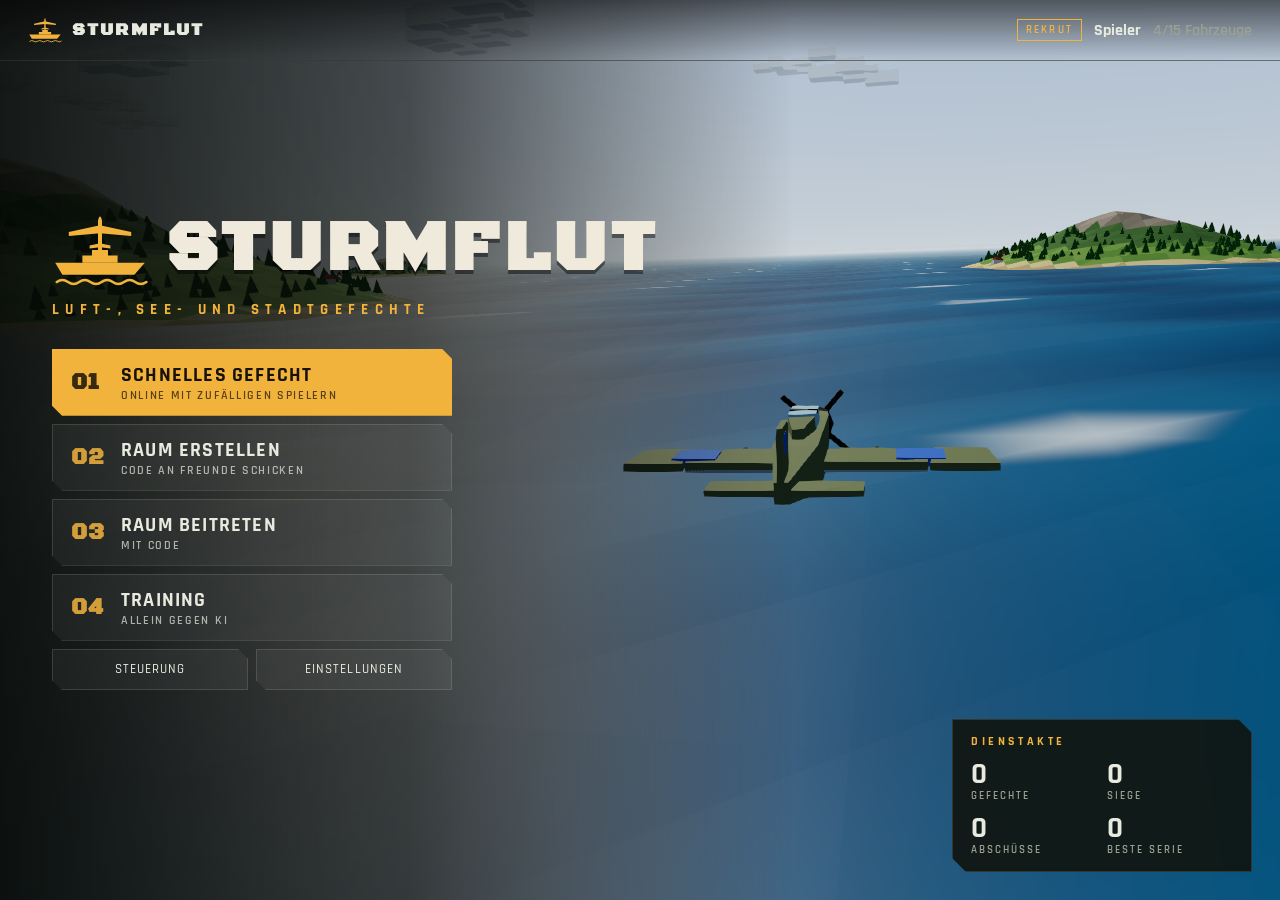
<file: index.html>
<!doctype html>
<html lang="de">
<head>
  <meta charset="utf-8">
  <title>Sturmflut</title>
  <meta http-equiv="refresh" content="0; url=web/">
  <script>location.replace('web/' + location.search + location.hash);</script>
</head>
<body style="background:#0d141b;color:#e6edf2;font-family:system-ui,sans-serif">
  <p>Weiter zu <a href="web/" style="color:#f0b440">Sturmflut</a> …</p>
</body>
</html>
</file>
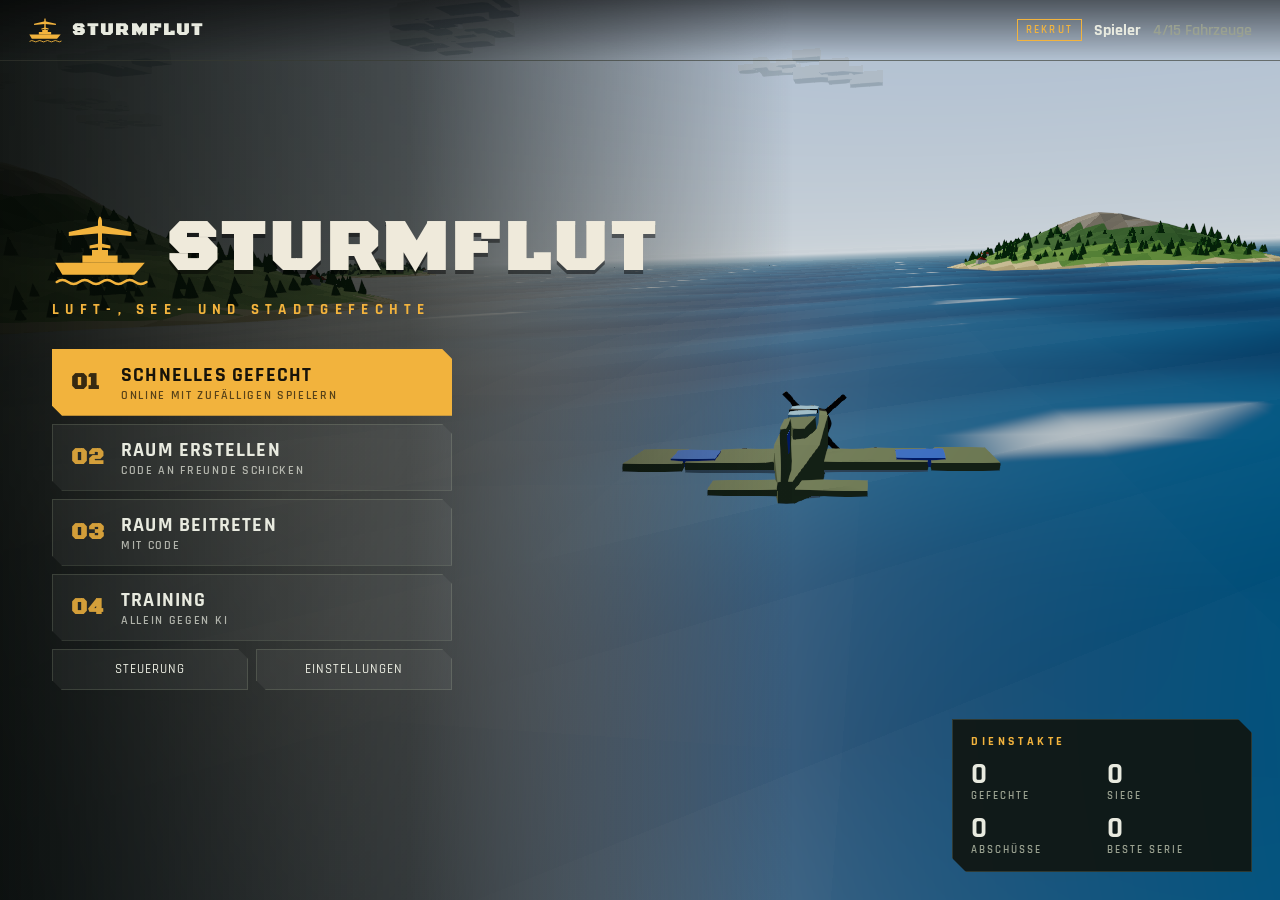
<file: web/index.html>
<!doctype html>
<html lang="de">
<head>
  <meta charset="utf-8">
  <meta name="viewport" content="width=device-width, initial-scale=1">
  <title>Sturmflut</title>
  <meta name="description" content="Luft- und Seegefechte im Browser. Allein gegen KI oder mit Freunden über Raumcode.">
  <link rel="preload" href="fonts/black-ops-one-latin-400-normal.woff2" as="font" type="font/woff2" crossorigin>
  <link rel="preload" href="fonts/rajdhani-latin-600-normal.woff2" as="font" type="font/woff2" crossorigin>
  <link rel="icon" href="img/logo.svg" type="image/svg+xml">
  <link rel="stylesheet" href="css/style.css?v=11">
  <script src="vendor/gsap.min.js?v=11"></script>
  <script src="vendor/peerjs.min.js?v=11"></script>
  <script type="importmap">
    { "imports": { "three": "./vendor/three.module.min.js" } }
  </script>
</head>
<body>
  <svg width="0" height="0" style="position:absolute" aria-hidden="true">
    <symbol id="logo-mark" viewBox="0 0 120 100">
      <path d="M57.5 13 Q60 3 62.5 13 V50 H57.5 Z"/>
      <path d="M60 19 L99 27.5 V32.5 L60 29 L21 32.5 V27.5 Z"/>
      <path d="M60 41.5 L73 44.5 V48 L60 46.5 L47 48 V44.5 Z"/>
      <path d="M38 66 V57 H50 V50 H70 V57 H82 V66 Z"/>
      <path d="M4 66 H116 L103 81 H13 Z"/>
      <path d="M6 90 q7 -5 14 0 t14 0 t14 0 t14 0 t14 0 t14 0 t14 0 t14 0" fill="none" stroke="currentColor" stroke-width="3.2" stroke-linecap="round"/>
    </symbol>
  </svg>
  <canvas id="game"></canvas>
  <canvas id="overlay"></canvas>

  <div id="loading" class="screen">
    <svg class="mark" viewBox="0 0 120 100" aria-hidden="true"><use href="#logo-mark"/></svg>
    <div class="logo">STURMFLUT</div>
    <p class="muted" id="loadText">Lädt …</p>
    <p class="error" id="loadError" hidden></p>
  </div>

  <!-- Hauptmenü -->
  <div id="menu" class="screen" hidden>
    <header class="topbar">
      <div class="brand"><svg class="mark" viewBox="0 0 120 100" aria-hidden="true"><use href="#logo-mark"/></svg>STURMFLUT</div>
      <div class="profile">
        <span class="rank" id="profRank">Rekrut</span>
        <b id="profName">Spieler</b>
        <span class="muted" id="profUnlocks"></span>
      </div>
    </header>
    <div class="menu-side">
      <div class="logo-lockup"><svg class="mark" viewBox="0 0 120 100" aria-hidden="true"><use href="#logo-mark"/></svg><div class="logo">STURMFLUT</div></div>
      <p class="tagline">Luft-, See- und Stadtgefechte</p>
      <nav class="menu-nav">
        <button data-go="random" class="nav primary"><i>01</i><span>Schnelles Gefecht<small>Online mit zufälligen Spielern</small></span></button>
        <button data-go="host" class="nav"><i>02</i><span>Raum erstellen<small>Code an Freunde schicken</small></span></button>
        <button data-go="join" class="nav"><i>03</i><span>Raum beitreten<small>Mit Code</small></span></button>
        <button data-go="training" class="nav"><i>04</i><span>Training<small>Allein gegen KI</small></span></button>
        <div class="nav-row">
          <button data-go="controls" class="nav small">Steuerung</button>
          <button data-go="settings" class="nav small">Einstellungen</button>
        </div>
      </nav>
    </div>
    <aside class="report" id="report">
      <h4>Dienstakte</h4>
      <div class="report-grid">
        <div><b id="carMatches">0</b><span>Gefechte</span></div>
        <div><b id="carWins">0</b><span>Siege</span></div>
        <div><b id="carKills">0</b><span>Abschüsse</span></div>
        <div><b id="carStreak">0</b><span>Beste Serie</span></div>
      </div>
    </aside>
  </div>

  <!-- Fahrzeugwahl, auch beim Wiedereinstieg -->
  <div id="hangar" class="screen" hidden>
    <div class="panel hangar-panel">
      <header class="hangar-head">
        <div>
          <span class="kicker" id="hangarKicker">Training</span>
          <h2 id="hangarTitle">Fahrzeug wählen</h2>
        </div>
        <div class="mapswitch" id="mapSwitch">
          <button data-map="sea">Inselmeer</button>
          <button data-map="city">Stadt</button>
        </div>
        <div class="tabs" id="tabs"></div>
      </header>
      <div class="hangar-body">
        <div id="cards" class="vlist" role="listbox" aria-label="Fahrzeuge"></div>
        <div class="vpreview">
          <img id="previewImg" alt="">
          <div id="details" class="details"></div>
        </div>
      </div>
      <footer class="hangar-foot">
        <button id="hangarBack">Zurück</button>
        <span class="keys-hint"><b>↑ ↓</b> wählen · <b>← →</b> Kategorie · <b>Enter</b> einsteigen</span>
        <span id="respawnTimer" class="muted"></span>
        <button id="deploy" class="primary big">Ins Gefecht</button>
      </footer>
    </div>
  </div>

  <!-- Raum beitreten -->
  <div id="join" class="screen dim" hidden>
    <div class="panel narrow">
      <span class="kicker">Mehrspieler</span>
      <h2>Raum beitreten</h2>
      <p class="muted">Gib den Code ein, den der Host dir geschickt hat.</p>
      <input id="joinCode" class="code-input" maxlength="5" autocomplete="off" spellcheck="false" placeholder="ABCDE">
      <p class="error" id="joinError" hidden></p>
      <div class="row-buttons">
        <button data-go="menu">Zurück</button>
        <button id="joinGo" class="primary">Beitreten</button>
      </div>
    </div>
  </div>

  <!-- Verbindung wird aufgebaut -->
  <div id="connecting" class="screen dim" hidden>
    <div class="panel narrow center">
      <span class="kicker">Mehrspieler</span>
      <h2 id="connTitle">Verbinde …</h2>
      <div class="radar"><i></i></div>
      <p class="muted" id="connText"></p>
      <button data-go="menu">Abbrechen</button>
    </div>
  </div>

  <!-- Lobby -->
  <div id="lobby" class="screen dim" hidden>
    <div class="panel lobby-panel">
      <header class="lobby-head">
        <div>
          <span class="kicker" id="lobbyKicker">Raum</span>
          <h2>Bereitschaftsraum</h2>
        </div>
        <div class="code-box">
          <span>Raumcode</span>
          <b id="lobbyCode">-----</b>
          <button id="copyCode" class="small">Kopieren</button>
        </div>
      </header>
      <div class="lobby-teams">
        <div class="team team-blue"><h4>Blau</h4><ul id="teamBlue"></ul></div>
        <div class="team team-red"><h4>Rot</h4><ul id="teamRed"></ul></div>
      </div>
      <div class="lobby-opts" id="lobbyOpts">
        <label class="row">Modus
          <select id="optMode">
            <option value="coop">Zusammen gegen KI</option>
            <option value="versus">Gegeneinander (Lücken mit KI)</option>
          </select>
        </label>
        <label class="row">Karte
          <select id="optMap">
            <option value="sea">Inselmeer (Flugzeuge und Schiffe)</option>
            <option value="city">Stadt (Panzer)</option>
          </select>
        </label>
        <label class="row">KI-Stärke
          <select id="optDiff">
            <option value="leicht">Leicht</option>
            <option value="normal">Normal</option>
            <option value="schwer">Schwer</option>
          </select>
        </label>
      </div>
      <p class="muted small" id="lobbyNote"></p>
      <footer class="row-buttons">
        <button id="lobbyLeave">Verlassen</button>
        <button id="lobbyTeam">Team wechseln</button>
        <button id="lobbyStart" class="primary big">Gefecht starten</button>
      </footer>
    </div>
  </div>

  <div id="controls" class="screen dim" hidden>
    <div class="panel narrow">
      <span class="kicker">Handbuch</span>
      <h2>Steuerung</h2>
      <p class="muted small">Alles geht nur mit Tastatur. Die Maus ist optional.</p>
      <h3>Flugzeug</h3>
      <table class="keys">
        <tr><td>Pfeil hoch / runter</td><td>Nase runter / ziehen</td></tr>
        <tr><td>Pfeil links / rechts</td><td>Rollen</td></tr>
        <tr><td>A / D</td><td>Seitenruder</td></tr>
        <tr><td>W / S</td><td>Schub</td></tr>
        <tr><td>Leertaste</td><td>Bordwaffen</td></tr>
        <tr><td>E</td><td>Bomben, Raketen oder Torpedo</td></tr>
        <tr><td>Mit Maus</td><td>Flugzeug fliegt dorthin, wo du hinschaust</td></tr>
      </table>
      <h3>Schiff</h3>
      <table class="keys">
        <tr><td>W / S</td><td>Fahrstufe hoch / runter</td></tr>
        <tr><td>A / D</td><td>Ruder</td></tr>
        <tr><td>Pfeiltasten</td><td>Zielen (Richtung und Entfernung)</td></tr>
        <tr><td>Leertaste</td><td>Feuer</td></tr>
        <tr><td>E</td><td>Torpedos</td></tr>
      </table>
      <h3>Panzer</h3>
      <table class="keys">
        <tr><td>W / S</td><td>Vorwärts / rückwärts</td></tr>
        <tr><td>A / D</td><td>Drehen</td></tr>
        <tr><td>Pfeiltasten</td><td>Turm und Rohr</td></tr>
        <tr><td>Leertaste</td><td>Feuer</td></tr>
      </table>
      <h3>Allgemein</h3>
      <table class="keys">
        <tr><td>Shift halten</td><td>Zoom</td></tr>
        <tr><td>C halten</td><td>Umschauen (Maus)</td></tr>
        <tr><td>F</td><td>Sperrfeuer anfordern (nach 7er-Serie)</td></tr>
        <tr><td>Tab</td><td>Punktetabelle</td></tr>
        <tr><td>Esc</td><td>Pause</td></tr>
        <tr><td>Im Hangar</td><td>Pfeile wählen, Enter steigt ein</td></tr>
      </table>
      <h3>Serien</h3>
      <p class="muted small">Abschüsse am Stück, ohne selbst abgeschossen zu werden, schalten Fahrzeuge frei (3 bis 7 je nach Fahrzeug).
        Dazu: 2 – Feldreparatur · 4 – zwei Begleiter · 7 – Sperrfeuer.</p>
      <button data-go="back">Zurück</button>
    </div>
  </div>

  <div id="settings" class="screen dim" hidden>
    <div class="panel narrow">
      <span class="kicker">System</span>
      <h2>Einstellungen</h2>
      <label class="row">Name <input id="setName" maxlength="16"></label>
      <label class="row">KI-Stärke (Training)
        <select id="setDifficulty">
          <option value="leicht">Leicht</option>
          <option value="normal">Normal</option>
          <option value="schwer">Schwer</option>
        </select>
      </label>
      <label class="row">Grafik
        <select id="setQuality">
          <option value="niedrig">Niedrig (alte PCs)</option>
          <option value="mittel">Mittel</option>
          <option value="hoch">Hoch</option>
        </select>
      </label>
      <label class="row">Mausempfindlichkeit <input id="setSens" type="range" min="0.3" max="2.5" step="0.05"></label>
      <label class="row">Maus-Y umkehren <input id="setInvert" type="checkbox"></label>
      <label class="row">Lautstärke <input id="setVolume" type="range" min="0" max="1" step="0.05"></label>
      <p class="muted small" id="qualityNote" hidden>Die Grafikstufe wird beim nächsten Laden der Seite übernommen.</p>
      <div class="row-buttons">
        <button data-go="menu">Zurück</button>
        <button id="resetUnlocks" class="danger">Freischaltungen zurücksetzen</button>
      </div>
    </div>
  </div>

  <div id="pause" class="screen dim" hidden>
    <div class="panel narrow center">
      <span class="kicker" id="pauseKicker">Gefecht läuft weiter</span>
      <h2>Pause</h2>
      <button id="resume" class="primary big">Weiter</button>
      <button data-go="controls-ingame">Steuerung</button>
      <button id="quit">Gefecht verlassen</button>
    </div>
  </div>

  <div id="result" class="screen dim" hidden>
    <div class="panel narrow center">
      <span class="kicker">Gefechtsbericht</span>
      <h2 id="resultTitle">Sieg</h2>
      <p id="resultSub" class="muted"></p>
      <table class="stats" id="resultStats"></table>
      <div class="row-buttons">
        <button id="again" class="primary">Noch ein Gefecht</button>
        <button data-go="menu">Hauptmenü</button>
      </div>
    </div>
  </div>

  <!-- HUD -->
  <div id="hud" hidden>
    <div id="topbar-hud">
      <div class="tk tk-blue"><span class="tk-label">Blau</span><b id="tkBlue">800</b><div class="bar"><i id="tkBlueBar"></i></div></div>
      <div class="hud-center">
        <div id="zones"></div>
        <div id="timer">15:00</div>
      </div>
      <div class="tk tk-red"><div class="bar"><i id="tkRedBar"></i></div><b id="tkRed">800</b><span class="tk-label">Rot</span></div>
    </div>
    <div id="feed"></div>
    <div id="toasts"></div>
    <div id="warning" hidden></div>
    <div id="netinfo" hidden></div>
    <div id="vehpanel">
      <div class="vp-head"><span class="vp-class" id="vpClass"></span><span id="vpStreak"></span></div>
      <div class="vp-name" id="vpName"></div>
      <div class="hpbar"><i id="vpHpGhost"></i><i id="vpHp"></i><span class="hp-seg"></span></div>
    </div>
    <div id="weaponpanel">
      <div class="vp-rows" id="vpRows"></div>
    </div>
    <div id="keyhint" hidden></div>
    <canvas id="minimap" width="200" height="200"></canvas>
    <div id="scoreboard" hidden></div>
    <div id="vignette"></div>
    <div id="deathmsg" hidden></div>
    <div id="killbanner" hidden></div>
  </div>

  <!-- Tarnmuster-Übergang -->
  <div id="camo" aria-hidden="true">
    <div class="camo-label"><svg class="mark" viewBox="0 0 120 100" aria-hidden="true"><use href="#logo-mark"/></svg><b>STURMFLUT</b><span id="camoText"></span></div>
  </div>

  <script>
    // Zeigt Startfehler an, statt auf dem Ladebildschirm hängen zu bleiben
    (function () {
      var shown = false;
      function fail(msg) {
        var l = document.getElementById('loading');
        if (!l || l.hidden || shown) return;
        shown = true;
        var e = document.getElementById('loadError');
        e.hidden = false;
        e.textContent = 'Start fehlgeschlagen: ' + msg + ' – Strg+F5 drücken (Cache leeren). Hilft das nicht, anderen Browser probieren.';
        document.getElementById('loadText').hidden = true;
      }
      window.addEventListener('error', function (ev) { fail(ev.message || (ev.target && ev.target.src) || 'Datei konnte nicht geladen werden'); }, true);
      window.addEventListener('unhandledrejection', function (ev) { fail(String(ev.reason && ev.reason.message || ev.reason)); });
      setTimeout(function () { fail('Zeitüberschreitung'); }, 15000);
      if (!HTMLScriptElement.supports || !HTMLScriptElement.supports('importmap')) fail('Dieser Browser ist zu alt (keine Import-Maps)');
    })();
  </script>
  <script type="module" src="js/main.js?v=11" onerror="this.dispatchEvent(new ErrorEvent('error', { message: 'js/main.js nicht gefunden' }))"></script>
</body>
</html>
</file>
<file: web/css/style.css>
@font-face { font-family: "Black Ops One"; src: url("../fonts/black-ops-one-latin-400-normal.woff2") format("woff2"); font-weight: 400; font-display: swap; }
@font-face { font-family: "Rajdhani"; src: url("../fonts/rajdhani-latin-500-normal.woff2") format("woff2"); font-weight: 500; font-display: swap; }
@font-face { font-family: "Rajdhani"; src: url("../fonts/rajdhani-latin-600-normal.woff2") format("woff2"); font-weight: 600; font-display: swap; }
@font-face { font-family: "Rajdhani"; src: url("../fonts/rajdhani-latin-700-normal.woff2") format("woff2"); font-weight: 700; font-display: swap; }

:root {
  --bg: #0b0f0c;
  --panel: rgba(16, 20, 15, 0.9);
  --line: rgba(205, 214, 180, 0.16);
  --line-strong: rgba(205, 214, 180, 0.38);
  --text: #e8eadf;
  --muted: #9aa190;
  --accent: #f2b33d;
  --accent-2: #ffcf6b;
  --olive: #4c5636;
  --blue: #5b95f0;
  --red: #e5574a;
  --good: #8fd16a;
  --stencil: "Black Ops One", "Impact", sans-serif;
  --font: "Rajdhani", "Bahnschrift", "Arial Narrow", system-ui, sans-serif;
  --cut: 14px;
}

* { box-sizing: border-box; }
html, body { margin: 0; height: 100%; overflow: hidden; background: var(--bg); color: var(--text); font-family: var(--font); font-weight: 600; }
[hidden] { display: none !important; }

#game, #overlay { position: fixed; inset: 0; width: 100%; height: 100%; display: block; }
#overlay { pointer-events: none; z-index: 2; }
button, select, input { font: inherit; color: inherit; }
button {
  position: relative; cursor: pointer;
  background: rgba(232, 234, 223, 0.05); color: var(--text);
  border: 1px solid var(--line); padding: 10px 20px;
  text-transform: uppercase; letter-spacing: 0.12em; font-size: 15px; font-weight: 700;
  clip-path: polygon(0 0, calc(100% - 10px) 0, 100% 10px, 100% 100%, 10px 100%, 0 calc(100% - 10px));
  transition: background 0.15s, border-color 0.15s, color 0.15s, transform 0.15s;
}
button:hover:not(:disabled) { background: rgba(242, 179, 61, 0.14); border-color: var(--accent); color: #fff; }
button:active:not(:disabled) { transform: translateY(1px); }
button:focus-visible { outline: 2px solid var(--accent); outline-offset: 2px; }
button.primary { background: var(--accent); color: #17130a; border-color: var(--accent); }
button.primary:hover:not(:disabled) { background: var(--accent-2); color: #17130a; }
button.primary:disabled { background: #5b4d2c; border-color: #5b4d2c; color: #2a2416; cursor: not-allowed; }
button.big { padding: 14px 28px; font-size: 18px; }
button.small { padding: 6px 12px; font-size: 12px; }
button.danger { border-color: rgba(229, 87, 74, 0.5); color: #f19a91; }

.screen { position: fixed; inset: 0; z-index: 10; display: flex; align-items: center; justify-content: center; padding: 16px; }
.screen.dim { background: radial-gradient(ellipse at center, rgba(8, 11, 8, 0.55), rgba(5, 7, 5, 0.85)); }
#loading { background: var(--bg); flex-direction: column; }

.logo { font-family: var(--stencil); font-size: clamp(40px, 5.6vw, 76px); line-height: 0.95; letter-spacing: 0.06em; color: #efeadb; text-shadow: 0 4px 0 rgba(0, 0, 0, 0.45); perspective: 600px; }
.logo .ch { display: inline-block; transform-origin: 50% 80%; }
.tagline { margin: 10px 0 30px; color: var(--accent); letter-spacing: 0.42em; text-transform: uppercase; font-size: 15px; font-weight: 700; }
.muted { color: var(--muted); }
.small { font-size: 14px; line-height: 1.5; font-weight: 500; }
.kicker { display: inline-block; font-size: 12px; letter-spacing: 0.3em; text-transform: uppercase; color: var(--accent); margin-bottom: 2px; }
.error { color: #ff9d90; font-weight: 600; }

/* ---------- Menü ---------- */
#menu { justify-content: flex-start; align-items: stretch; padding: 0;
  background: linear-gradient(90deg, rgba(6, 9, 6, 0.92) 0%, rgba(6, 9, 6, 0.65) 32%, rgba(6, 9, 6, 0) 62%); }
.topbar { position: absolute; top: 0; left: 0; right: 0; display: flex; justify-content: space-between; align-items: center; padding: 16px 28px;
  border-bottom: 1px solid var(--line); background: linear-gradient(180deg, rgba(0, 0, 0, 0.55), transparent); }
.brand { font-family: var(--stencil); letter-spacing: 0.12em; font-size: 18px; display: flex; align-items: center; gap: 10px; }
.mark { fill: currentColor; color: var(--accent); }
.brand .mark { width: 34px; height: 28px; }
#loading .mark { width: 120px; height: 100px; margin-bottom: 10px; }
.logo-lockup { display: flex; align-items: center; gap: 18px; }
.logo-lockup .mark { width: 96px; height: 80px; flex: none; }
.camo-label .mark { width: 72px; height: 60px; display: block; margin: 0 auto 4px; }
.profile { display: flex; align-items: center; gap: 12px; font-size: 16px; }
.profile .rank { font-size: 11px; letter-spacing: 0.2em; text-transform: uppercase; padding: 3px 8px; border: 1px solid var(--accent); color: var(--accent); }
.menu-side { align-self: center; width: min(520px, 100%); padding: 0 52px; }
.menu-nav { display: flex; flex-direction: column; gap: 8px; max-width: 400px; }
.nav { display: flex; align-items: center; gap: 16px; text-align: left; padding: 12px 18px; letter-spacing: 0.08em;
  transition: padding 0.18s ease-out, background 0.15s, border-color 0.15s, color 0.15s; }
.nav i { font-style: normal; font-family: var(--stencil); font-size: 22px; color: var(--accent); opacity: 0.85; width: 34px; }
.nav.primary i { color: #17130a; }
.nav span { display: flex; flex-direction: column; font-size: 20px; }
.nav small { font-size: 12px; letter-spacing: 0.14em; opacity: 0.7; font-weight: 600; }
.nav:not(.primary):hover { padding-left: 26px; }
.nav-row { display: flex; gap: 8px; }
.nav.small { flex: 1; justify-content: center; font-size: 13px; padding: 10px; }
.report { position: absolute; right: 28px; bottom: 28px; width: 300px; background: var(--panel); border: 1px solid var(--line); padding: 14px 18px;
  clip-path: polygon(0 0, calc(100% - var(--cut)) 0, 100% var(--cut), 100% 100%, var(--cut) 100%, 0 calc(100% - var(--cut))); }
.report h4 { margin: 0 0 10px; font-size: 12px; letter-spacing: 0.3em; text-transform: uppercase; color: var(--accent); }
.report-grid { display: grid; grid-template-columns: 1fr 1fr; gap: 10px; }
.report-grid div { display: flex; flex-direction: column; }
.report-grid b { font-size: 30px; line-height: 1; font-weight: 700; }
.report-grid span { font-size: 11px; letter-spacing: 0.18em; text-transform: uppercase; color: var(--muted); }

/* ---------- Panels ---------- */
.panel {
  position: relative; background: var(--panel); border: 1px solid var(--line); padding: 26px 30px; max-height: 92vh; overflow: auto;
  backdrop-filter: blur(8px);
  clip-path: polygon(0 0, calc(100% - 22px) 0, 100% 22px, 100% 100%, 22px 100%, 0 calc(100% - 22px));
}
.panel::before { content: ""; position: absolute; top: 0; left: 0; width: 90px; height: 3px; background: var(--accent); }
.panel.narrow { width: min(580px, 100%); }
.panel.center { text-align: center; display: flex; flex-direction: column; gap: 10px; align-items: stretch; }
.panel.center .kicker::before { display: none; }
.panel h2 { margin: 0 0 14px; font-family: var(--stencil); font-weight: 400; font-size: 30px; letter-spacing: 0.06em; text-transform: uppercase; }
.panel h3 { margin: 18px 0 6px; font-size: 13px; color: var(--accent); text-transform: uppercase; letter-spacing: 0.25em; }

table.keys { width: 100%; border-collapse: collapse; font-size: 16px; font-weight: 500; }
table.keys td { padding: 5px 0; border-bottom: 1px solid var(--line); }
table.keys td:first-child { color: var(--accent); width: 44%; font-weight: 700; }

.row { display: flex; align-items: center; justify-content: space-between; gap: 16px; padding: 10px 0; border-bottom: 1px solid var(--line); font-size: 16px; }
.row input[type=range] { width: 50%; accent-color: var(--accent); }
.row select, .row input:not([type]) { background: #0a0d09; border: 1px solid var(--line-strong); padding: 6px 10px; min-width: 50%; }
.row input[type=checkbox] { width: 20px; height: 20px; accent-color: var(--accent); }
.row-buttons { display: flex; gap: 10px; justify-content: space-between; margin-top: 18px; flex-wrap: wrap; }

.code-input { width: 100%; margin: 14px 0 6px; padding: 14px; background: #0a0d09; border: 1px solid var(--line-strong); text-align: center;
  font-family: var(--stencil); font-size: 42px; letter-spacing: 0.4em; text-transform: uppercase; color: var(--accent); }
.code-input:focus { outline: none; border-color: var(--accent); }

.radar { position: relative; width: 120px; height: 120px; margin: 16px auto; border-radius: 50%; border: 1px solid var(--line-strong);
  background: repeating-radial-gradient(circle, transparent 0 19px, rgba(205, 214, 180, 0.14) 19px 20px); overflow: hidden; }
.radar i { position: absolute; inset: 0; background: conic-gradient(from 0deg, rgba(242, 179, 61, 0.55), transparent 25%); animation: sweep 1.6s linear infinite; border-radius: 50%; }
@keyframes sweep { to { transform: rotate(360deg); } }

/* ---------- Hangar ---------- */
#hangar { background: linear-gradient(0deg, rgba(5, 8, 5, 0.88), rgba(5, 8, 5, 0.35) 70%); }
.hangar-panel { width: min(1180px, 100%); display: flex; flex-direction: column; gap: 14px; }
.hangar-head { display: flex; justify-content: space-between; align-items: flex-end; gap: 14px; flex-wrap: wrap; }
.hangar-head h2 { margin: 0; }
.tabs, .mapswitch { display: flex; gap: 6px; }
.mapswitch { margin-left: auto; align-items: center; }
.mapswitch::before { content: "Karte"; font-size: 11px; letter-spacing: 0.2em; text-transform: uppercase; color: var(--muted); margin-right: 4px; }
.tabs { padding-left: 14px; border-left: 1px solid var(--line); }
.tab.active, .mapswitch button.active { background: rgba(242, 179, 61, 0.16); border-color: var(--accent); color: var(--accent); }
.hangar-body { display: grid; grid-template-columns: 340px 1fr; gap: 18px; min-height: 380px; }
.vlist { display: flex; flex-direction: column; gap: 6px; max-height: 52vh; overflow-y: auto; padding-right: 4px; }
.card { display: grid; grid-template-columns: 112px 1fr; align-items: center; gap: 12px; padding: 6px 12px 6px 6px; text-align: left; text-transform: none; letter-spacing: 0;
  background: rgba(255, 255, 255, 0.03); clip-path: none; border-left: 3px solid transparent; }
.card img { width: 112px; height: 63px; object-fit: cover; background: rgba(0, 0, 0, 0.35); }
.card .c-text { display: flex; flex-direction: column; min-width: 0; }
.card .c-name { font-family: var(--stencil); font-weight: 400; font-size: 19px; letter-spacing: 0.03em; }
.card .c-class { color: var(--muted); font-size: 12px; text-transform: uppercase; letter-spacing: 0.14em; }
.card .c-lock { font-size: 12px; color: var(--accent); letter-spacing: 0.08em; text-transform: uppercase; }
.card:hover:not(:disabled) { background: rgba(242, 179, 61, 0.08); }
.card.sel { border-left-color: var(--accent); background: rgba(242, 179, 61, 0.14); }
.card.locked img { filter: grayscale(1) brightness(0.55); }
.card.locked .c-name { color: var(--muted); }
.vpreview { display: grid; grid-template-columns: 1.25fr 1fr; gap: 18px; align-items: start; }
.vpreview img { width: 100%; aspect-ratio: 16 / 9; object-fit: contain; background: radial-gradient(ellipse at 50% 60%, rgba(120, 130, 100, 0.25), transparent 70%); }
.details { font-size: 16px; font-weight: 500; }
.details h3 { margin: 0 0 2px; font-family: var(--stencil); font-weight: 400; font-size: 32px; color: var(--text); text-transform: none; letter-spacing: 0.03em; }
.details p { margin: 6px 0 14px; color: var(--muted); line-height: 1.4; }
.details .lockinfo { color: var(--accent); font-weight: 700; margin: -4px 0 10px; }
.stat { display: grid; grid-template-columns: 100px 1fr 34px; align-items: center; gap: 10px; margin: 7px 0; font-size: 13px; color: var(--muted); text-transform: uppercase; letter-spacing: 0.1em; }
.stat .sbar { height: 6px; background: rgba(255, 255, 255, 0.1); }
.stat .sbar i { display: block; height: 100%; background: var(--accent); }
.stat em { font-style: normal; color: var(--text); text-align: right; }
.weapons { margin-top: 12px; font-size: 15px; }
.weapons div { padding: 5px 0; border-top: 1px solid var(--line); }
.hangar-foot { display: flex; justify-content: space-between; align-items: center; gap: 12px; flex-wrap: wrap; }
.keys-hint { color: var(--muted); font-size: 13px; }
.keys-hint b { color: var(--text); }
#deploy { min-width: 230px; }

/* ---------- Lobby ---------- */
.lobby-panel { width: min(820px, 100%); }
.lobby-head { display: flex; justify-content: space-between; align-items: flex-end; gap: 16px; flex-wrap: wrap; margin-bottom: 14px; }
.lobby-head h2 { margin: 0; }
.code-box { display: flex; align-items: center; gap: 12px; padding: 8px 12px; border: 1px dashed var(--line-strong); }
.code-box span { font-size: 11px; letter-spacing: 0.25em; text-transform: uppercase; color: var(--muted); }
.code-box b { font-family: var(--stencil); font-weight: 400; font-size: 34px; letter-spacing: 0.25em; color: var(--accent); }
.lobby-teams { display: grid; grid-template-columns: 1fr 1fr; gap: 14px; }
.team { border: 1px solid var(--line); padding: 10px 14px; min-height: 140px; }
.team h4 { margin: 0 0 8px; font-size: 13px; letter-spacing: 0.3em; text-transform: uppercase; }
.team-blue { border-top: 3px solid var(--blue); } .team-blue h4 { color: #9cc0ff; }
.team-red { border-top: 3px solid var(--red); } .team-red h4 { color: #ffa79c; }
.team ul { list-style: none; margin: 0; padding: 0; }
.team li { padding: 5px 0; border-bottom: 1px solid var(--line); display: flex; justify-content: space-between; font-size: 17px; }
.team li.ai { color: var(--muted); font-weight: 500; }
.team li em { font-style: normal; font-size: 11px; letter-spacing: 0.2em; color: var(--accent); text-transform: uppercase; align-self: center; }
.lobby-opts { margin-top: 10px; }

/* ---------- HUD ---------- */
#hud { position: fixed; inset: 0; pointer-events: none; z-index: 5; font-size: 15px; text-shadow: 0 1px 2px rgba(0, 0, 0, 0.8); }
#topbar-hud { position: absolute; top: 72px; left: 50%; transform: translateX(-50%); display: flex; align-items: center; gap: 16px; }
.hud-center { display: flex; flex-direction: column; align-items: center; gap: 4px; }
.tk { display: flex; align-items: center; gap: 8px; font-size: 24px; font-weight: 700; }
.tk-label { font-size: 11px; letter-spacing: 0.25em; text-transform: uppercase; color: var(--muted); }
.tk .bar { width: 180px; height: 8px; background: rgba(0, 0, 0, 0.5); border: 1px solid rgba(255, 255, 255, 0.15); transform: skewX(-20deg); }
.tk .bar i { display: block; height: 100%; transition: width 0.4s ease-out; }
.tk-blue b { color: #9cc0ff; } .tk-blue .bar i { background: var(--blue); }
.tk-red b { color: #ffa79c; } .tk-red .bar { transform: skewX(20deg) scaleX(-1); } .tk-red .bar i { background: var(--red); }
#zones { display: flex; gap: 6px; }
.zone { position: relative; isolation: isolate; width: 34px; height: 34px; display: grid; place-items: center; font-family: var(--stencil); font-size: 17px;
  background: rgba(0, 0, 0, 0.5); border: 1px solid rgba(255, 255, 255, 0.3); overflow: hidden; clip-path: polygon(50% 0, 100% 25%, 100% 75%, 50% 100%, 0 75%, 0 25%); }
.zone i { position: absolute; left: 0; bottom: 0; width: 100%; z-index: -1; }
.zone.own { background: rgba(91, 149, 240, 0.25); } .zone.enemy { background: rgba(229, 87, 74, 0.25); }
.zone.contest { animation: pulse 0.8s infinite alternate; }
@keyframes pulse { to { background: rgba(255, 255, 255, 0.35); } }
#timer { color: var(--muted); font-size: 14px; letter-spacing: 0.15em; }

#feed { position: absolute; top: 16px; right: 18px; display: flex; flex-direction: column; align-items: flex-end; gap: 3px; font-size: 15px; }
#feed div { background: linear-gradient(90deg, transparent, rgba(0, 0, 0, 0.55) 20%); padding: 3px 10px 3px 26px; }
#feed .b { color: #9cc0ff; } #feed .r { color: #ffa79c; } #feed .me { color: var(--accent); }
#feed .ico { color: var(--muted); margin: 0 6px; }

#toasts { position: absolute; top: 24%; left: 50%; transform: translateX(-50%); display: flex; flex-direction: column; align-items: center; gap: 6px; }
.toast { padding: 8px 22px; text-align: center; background: linear-gradient(90deg, transparent, rgba(10, 13, 9, 0.9) 18%, rgba(10, 13, 9, 0.9) 82%, transparent);
  border-top: 1px solid rgba(242, 179, 61, 0.6); border-bottom: 1px solid rgba(242, 179, 61, 0.6); }
.toast b { display: block; font-family: var(--stencil); font-weight: 400; font-size: 22px; color: var(--accent); letter-spacing: 0.1em; text-transform: uppercase; }
.toast span { color: var(--text); font-size: 15px; }

#warning { position: absolute; top: 34%; left: 50%; transform: translateX(-50%); color: #ffb3a8; font-size: 20px; font-weight: 700; text-transform: uppercase; letter-spacing: 0.15em;
  background: rgba(70, 12, 6, 0.75); padding: 6px 18px; }
#netinfo { position: absolute; top: 128px; left: 50%; transform: translateX(-50%); font-size: 12px; letter-spacing: 0.2em; text-transform: uppercase; color: var(--muted); }

#vehpanel { position: absolute; left: 20px; bottom: 150px; width: 300px; padding: 10px 14px 12px; background: linear-gradient(90deg, rgba(8, 10, 7, 0.8), rgba(8, 10, 7, 0.35));
  border-left: 3px solid var(--accent); }
.vp-head { display: flex; justify-content: space-between; font-size: 11px; letter-spacing: 0.25em; text-transform: uppercase; color: var(--muted); }
#vpStreak { color: var(--accent); font-weight: 700; }
.vp-name { font-family: var(--stencil); font-size: 26px; letter-spacing: 0.05em; margin: 2px 0 8px; }
.hpbar { position: relative; height: 12px; background: rgba(255, 255, 255, 0.08); overflow: hidden; transform: skewX(-15deg); }
.hpbar i { position: absolute; left: 0; top: 0; bottom: 0; }
#vpHpGhost { background: rgba(255, 240, 220, 0.75); width: 100%; }
#vpHp { transition: background 0.3s; }
.hp-seg { position: absolute; inset: 0; background: repeating-linear-gradient(90deg, transparent 0 calc(10% - 2px), rgba(0, 0, 0, 0.75) calc(10% - 2px) 10%); }

#weaponpanel { position: absolute; right: 20px; bottom: 236px; width: 220px; padding: 10px 14px; background: linear-gradient(270deg, rgba(8, 10, 7, 0.8), rgba(8, 10, 7, 0.35));
  border-right: 3px solid var(--accent); text-align: right; }
.vp-rows { margin-top: 6px; font-size: 15px; }
.vp-rows div { display: flex; justify-content: space-between; gap: 10px; padding: 2px 0; font-variant-numeric: tabular-nums; }
.vp-rows span:first-child { color: var(--muted); text-transform: uppercase; letter-spacing: 0.1em; font-size: 12px; align-self: center; }
.vp-rows .warn { color: #ff9b91; } .vp-rows .ok { color: var(--good); }
.gauge { display: inline-block; width: 100px; height: 6px; background: rgba(255, 255, 255, 0.12); vertical-align: middle; transform: skewX(-20deg); }
.gauge i { display: block; height: 100%; background: var(--accent); }

#minimap { position: absolute; right: 20px; bottom: 20px; width: 200px; height: 200px; background: rgba(20, 28, 22, 0.7); border: 1px solid var(--line-strong);
  clip-path: polygon(0 0, calc(100% - 16px) 0, 100% 16px, 100% 100%, 16px 100%, 0 calc(100% - 16px)); }

#scoreboard { position: absolute; top: 110px; left: 50%; transform: translateX(-50%); background: var(--panel); border: 1px solid var(--line); padding: 14px 18px;
  display: grid; grid-template-columns: 1fr 1fr; gap: 24px; min-width: 600px; }
#scoreboard h4 { margin: 0 0 6px; text-transform: uppercase; letter-spacing: 0.25em; }
#scoreboard table { width: 100%; border-collapse: collapse; font-size: 15px; }
#scoreboard td { padding: 3px 4px; border-bottom: 1px solid var(--line); }
#scoreboard td:last-child { text-align: right; }
#scoreboard .dead { opacity: 0.45; } #scoreboard .me { color: var(--accent); }
#scoreboard .human td:first-child::after { content: " ●"; color: var(--good); font-size: 10px; vertical-align: middle; }

#vignette { position: absolute; inset: 0; box-shadow: inset 0 0 160px rgba(200, 20, 10, 0.9); opacity: 0; }
#deathmsg { position: absolute; top: 38%; left: 50%; transform: translateX(-50%); text-align: center; font-family: var(--stencil); font-size: 40px; letter-spacing: 0.08em; color: #ff8a7a; }
#deathmsg small { display: block; font-family: var(--font); font-size: 18px; color: var(--text); letter-spacing: 0.05em; margin-top: 6px; }
#killbanner { position: absolute; top: 58%; left: 50%; transform: translateX(-50%); text-align: center; white-space: nowrap; }
#killbanner b { display: block; font-family: var(--stencil); font-weight: 400; font-size: 30px; letter-spacing: 0.18em; text-transform: uppercase; color: #fff;
  text-shadow: 0 0 18px rgba(255, 120, 80, 0.8), 0 2px 2px rgba(0, 0, 0, 0.6); }
#killbanner span { display: block; margin-top: 2px; font-size: 16px; color: var(--accent); letter-spacing: 0.08em; }

table.stats { width: 100%; border-collapse: collapse; margin: 8px 0; font-size: 18px; }
table.stats td { padding: 7px 0; border-bottom: 1px solid var(--line); text-align: left; }
table.stats td:last-child { text-align: right; font-weight: 700; font-size: 22px; }

/* ---------- Tarnmuster-Übergang ---------- */
#camo { position: fixed; inset: 0; z-index: 40; pointer-events: none; visibility: hidden; background-color: #4b5233; background-size: cover; background-position: center;
  clip-path: polygon(0% 0%, 0% 0%, -20% 100%, -20% 100%); }
.camo-label { position: absolute; left: 50%; top: 50%; transform: translate(-50%, -50%); text-align: center; padding: 18px 34px;
  background: rgba(10, 12, 8, 0.82); border-top: 3px solid var(--accent); border-bottom: 3px solid var(--accent); }
.camo-label b { display: block; font-family: var(--stencil); font-weight: 400; font-size: 46px; letter-spacing: 0.1em; color: #efeadb; }
.camo-label span { font-size: 13px; letter-spacing: 0.4em; text-transform: uppercase; color: var(--accent); }


@media (max-width: 1000px) {
  .hangar-body, .vpreview { grid-template-columns: 1fr; }
  .vlist { max-height: 30vh; }
  .keys-hint { display: none; }
}

@media (max-width: 860px) {
  .tk .bar { width: 80px; }
  #scoreboard { min-width: 0; width: calc(100% - 32px); grid-template-columns: 1fr; }
  .menu-side { padding: 0 20px; }
  .report { display: none; }
  .lobby-teams { grid-template-columns: 1fr; }
}

@media (prefers-reduced-motion: reduce) {
  *, *::before { transition: none !important; animation: none !important; }
}

#keyhint { position: absolute; left: 50%; bottom: 60px; transform: translateX(-50%); font-size: 14px; color: var(--muted); background: rgba(8, 10, 7, 0.7); padding: 6px 14px; white-space: nowrap; }
#keyhint b { color: var(--text); font-weight: 700; padding: 0 2px; }
</file>
